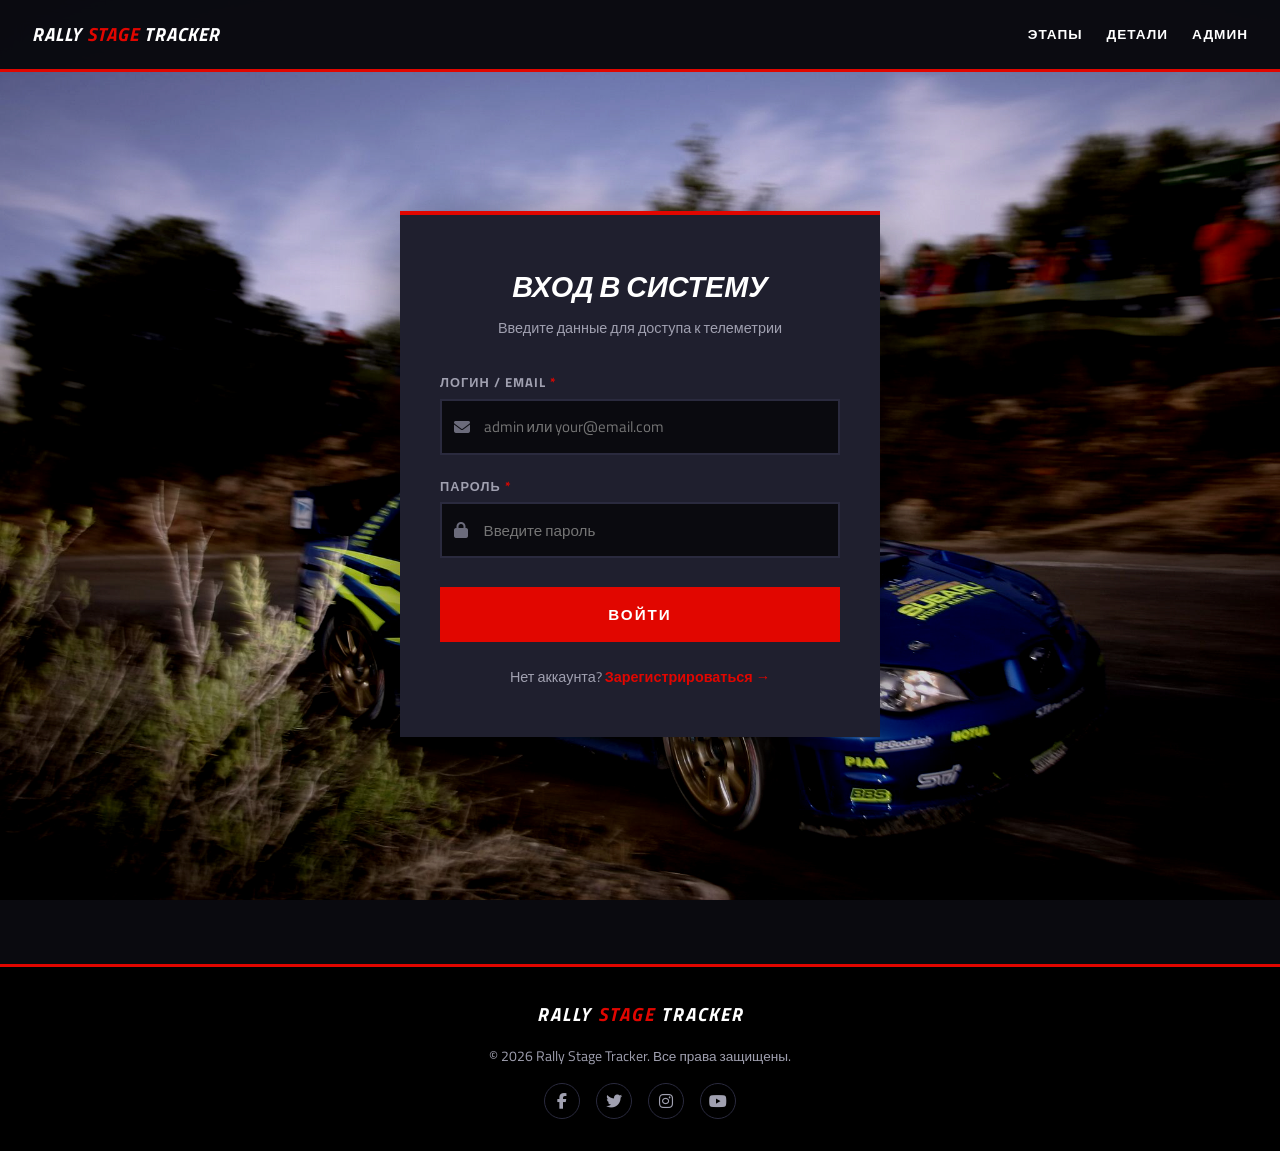
<file: client/admin.html>
<!DOCTYPE html>
<html lang="ru">
<head>
    <meta charset="UTF-8">
    <meta name="viewport" content="width=device-width, initial-scale=1.0">
    <title>Админ — Rally Stage Tracker</title>
    <!-- ДОБАВЛЕНО: Шрифты и иконки -->
        <link rel="stylesheet" href="../static/css/style.css">
</head>
<body>

<header>
    <div class="logo">RALLY <span class="red">STAGE</span> TRACKER</div>
    <button class="hamburger" id="hamburger"><span></span><span></span><span></span></button>
    <nav id="nav"><ul>
        <li><a href="index.html">Этапы</a></li>
        <li><a href="stage.html">Детали</a></li>
        <li><a href="admin.html" class="active">Админ</a></li>
        <li><a href="#" id="logoutBtn" class="btn-nav">Выход</a></li>
    </ul></nav>
</header>
<div class="overlay" id="overlay"></div>

<section class="section" style="padding-top:7rem">
    <div class="section-header">
        <h2 class="section-title">User Management</h2>
        <!-- Кнопка добавления пока декоративная, можно привязать к модалке позже -->
        <button class="btn" id="addUserBtn"><i class="fas fa-plus"></i> Добавить</button>
    </div>

    <div class="admin-stats" id="adminStats">
        <div class="stat-card"><div class="label">Всего</div><div class="value" id="statTotal">0</div></div>
        <div class="stat-card"><div class="label">Активных</div><div class="value green" id="statActive">0</div></div>
        <div class="stat-card"><div class="label">Заблокировано</div><div class="value yellow" id="statBlocked">0</div></div>
        <div class="stat-card"><div class="label">Админов</div><div class="value red" id="statAdmins">0</div></div>
    </div>

    <table class="admin-table">
        <thead><tr><th>ID</th><th>Email</th><th>Имя</th><th>Роль</th><th>Статус</th><th>Действия</th></tr></thead>
        <!-- ДОБАВЛЕНО: id для JS -->
        <tbody id="usersTableBody">
            <tr><td colspan="6" style="text-align:center; padding: 2rem;">Загрузка данных...</td></tr>
        </tbody>
    </table>

    <div class="pagination">
        <div id="paginationInfo">Показано 0 из 0</div>
        <div class="pg-btns">
            <button class="pg-btn active">1</button>
        </div>
    </div>
</section>

<footer>
    <div class="footer-content">
        <div class="footer-logo">RALLY <span class="red">STAGE</span> TRACKER</div>
        <div class="footer-copy">© 2026 Rally Stage Tracker. Все права защищены.</div>
        <div class="footer-socials">
            <a href="#"><i class="fab fa-facebook-f"></i></a>
            <a href="#"><i class="fab fa-twitter"></i></a>
            <a href="#"><i class="fab fa-instagram"></i></a>
            <a href="#"><i class="fab fa-youtube"></i></a>
        </div>
    </div>
</footer>

<!-- Скрипты -->
<script src="../static/js/admin.js"></script>
<script>
    // Гамбургер-меню
    const ham = document.getElementById('hamburger'), nav = document.getElementById('nav'), ov = document.getElementById('overlay');
    ham.addEventListener('click', () => { ham.classList.toggle('active'); nav.classList.toggle('open'); ov.classList.toggle('show'); });
    ov.addEventListener('click', () => { ham.classList.remove('active'); nav.classList.remove('open'); ov.classList.remove('show'); });
    
    // Выход из системы
    document.getElementById('logoutBtn').addEventListener('click', (e) => {
        e.preventDefault();
        localStorage.removeItem('token');
        localStorage.removeItem('user');
        window.location.href = 'login.html';
    });
</script>
</body>
</html>
</file>
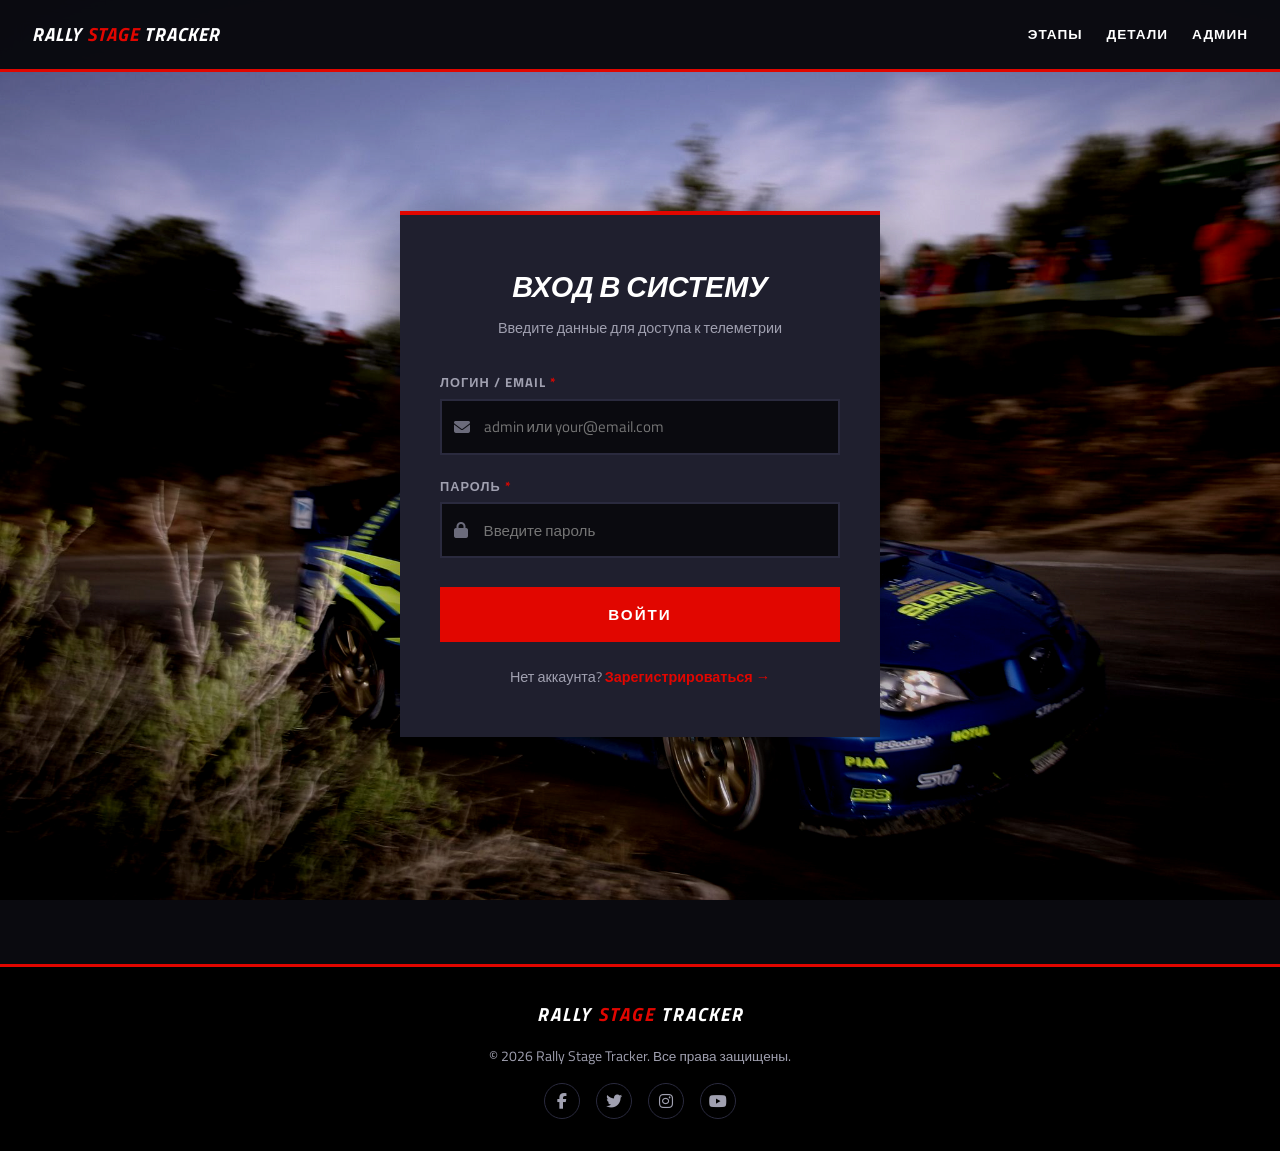
<file: client/login.html>
<!DOCTYPE html>
<html lang="ru">
<head>
    <meta charset="UTF-8">
    <meta name="viewport" content="width=device-width, initial-scale=1.0">
    <title>Вход — Rally Stage Tracker</title>
    <!-- ДОБАВЛЕНО: Шрифты и иконки -->
    <link href="https://fonts.googleapis.com/css2?family=Titillium+Web:ital,wght@0,400;0,600;0,700;0,900;1,900&display=swap" rel="stylesheet">
    <link rel="stylesheet" href="https://cdnjs.cloudflare.com/ajax/libs/font-awesome/6.4.0/css/all.min.css">
    <link rel="stylesheet" href="../static/css/style.css">
</head>
<body>

<header>
    <div class="logo">RALLY <span class="red">STAGE</span> TRACKER</div>
    <button class="hamburger" id="hamburger"><span></span><span></span><span></span></button>
    <nav id="nav"><ul>
        <li><a href="index.html">Этапы</a></li>
        <li><a href="stage.html">Детали</a></li>
        <li><a href="admin.html">Админ</a></li>
    </ul></nav>
</header>
<div class="overlay" id="overlay"></div>

<div class="form-page">
    <div class="form-card">
        <h2>Вход в систему</h2>
        <p class="subtitle">Введите данные для доступа к телеметрии</p>
        
        <!-- ДОБАВЛЕНО: id="loginForm" для JS -->
        <form id="loginForm">
            <div class="fg">
                <label>Логин / Email <span class="req">*</span></label>
                <div class="input-wrap">
                    <!-- ДОБАВЛЕНО: id="email" -->
                    <input type="text" id="email" placeholder="admin или your@email.com" required>
                    <i class="fas fa-envelope"></i>
                </div>
            </div>
            <div class="fg">
                <label>Пароль <span class="req">*</span></label>
                <div class="input-wrap">
                    <!-- ДОБАВЛЕНО: id="password" -->
                    <input type="password" id="password" placeholder="Введите пароль" required>
                    <i class="fas fa-lock"></i>
                </div>
            </div>
            
            <!-- ДОБАВЛЕНО: id="submitBtn" для анимации загрузки -->
            <button type="submit" class="form-btn" id="submitBtn">Войти</button>
            
            <!-- ДОБАВЛЕНО: Блок для сообщений об ошибках/успехе -->
            <div id="message" class="message" style="display: none;"></div>
        </form>
        
        <div class="form-alt">
            Нет аккаунта? <a href="register.html">Зарегистрироваться →</a>
        </div>
    </div>
</div>

<footer>
    <div class="footer-content">
        <div class="footer-logo">RALLY <span class="red">STAGE</span> TRACKER</div>
        <div class="footer-copy">© 2026 Rally Stage Tracker. Все права защищены.</div>
        <div class="footer-socials">
            <a href="#"><i class="fab fa-facebook-f"></i></a>
            <a href="#"><i class="fab fa-twitter"></i></a>
            <a href="#"><i class="fab fa-instagram"></i></a>
            <a href="#"><i class="fab fa-youtube"></i></a>
        </div>
    </div>
</footer>

<script>
// 1. Логика гамбургер-меню
const ham = document.getElementById('hamburger');
const nav = document.getElementById('nav');
const ov = document.getElementById('overlay');

ham.addEventListener('click', () => {
    ham.classList.toggle('active');
    nav.classList.toggle('open');
    ov.classList.toggle('show');
});
ov.addEventListener('click', () => {
    ham.classList.remove('active');
    nav.classList.remove('open');
    ov.classList.remove('show');
});

// 2. ЛОГИКА АВТОРИЗАЦИИ (Связь с Flask-бэкендом)
const registeredMessage = new URLSearchParams(window.location.search).get('registered');
if (registeredMessage === '1') {
    const registrationNotice = document.getElementById('message');
    registrationNotice.textContent = 'Аккаунт создан и сохранён. Войдите, используя email и пароль.';
    registrationNotice.className = 'message success';
    registrationNotice.style.display = 'block';
}

document.getElementById('loginForm').addEventListener('submit', async (e) => {
    e.preventDefault(); // Останавливаем стандартную перезагрузку страницы

    const email = document.getElementById('email').value.trim().toLowerCase();
    const password = document.getElementById('password').value;
    const msgDiv = document.getElementById('message');
    const submitBtn = document.getElementById('submitBtn');

    // Сбрасываем сообщения и включаем состояние загрузки
    msgDiv.style.display = 'none';
    msgDiv.className = 'message';
    submitBtn.disabled = true;
    submitBtn.textContent = 'Проверка...';

    try {
        // Отправляем запрос на наш Flask-сервер
        const response = await fetch('/api/auth/login', {
            method: 'POST',
            headers: {
                'Content-Type': 'application/json'
            },
            body: JSON.stringify({ email, password })
        });

        const data = await response.json();

        if (data.success) {
            // ✅ УСПЕХ: Сохраняем токен и данные пользователя в браузере
            localStorage.setItem('token', data.token);
            localStorage.setItem('user', JSON.stringify(data.user));

            msgDiv.textContent = 'Успешный вход! Перенаправление...';
            msgDiv.classList.add('success');
            msgDiv.style.display = 'block';

            // Перенаправляем в зависимости от роли через 1 секунду
            setTimeout(() => {
                const next = new URLSearchParams(window.location.search).get('next');
                // Разрешаем только локальные пути, чтобы исключить open redirect.
                if (next && next.startsWith('/') && !next.startsWith('//')) {
                    window.location.href = next;
                } else if (data.user.role === 'admin') {
                    window.location.href = 'admin.html';
                } else {
                    window.location.href = 'index.html';
                }
            }, 1000);

        } else {
            // ❌ ОШИБКА: Показываем сообщение от сервера (например, "Неверный пароль")
            msgDiv.textContent = data.message || 'Ошибка входа';
            msgDiv.classList.add('error');
            msgDiv.style.display = 'block';
            
            // Возвращаем кнопку в исходное состояние
            submitBtn.disabled = false;
            submitBtn.textContent = 'Войти';
        }
    } catch (error) {
        // ❌ ОШИБКА СЕТИ: Сервер выключен или недоступен
        console.error('Ошибка сети:', error);
        msgDiv.textContent = 'Ошибка соединения с сервером. Убедитесь, что он запущен (порт 5000).';
        msgDiv.classList.add('error');
        msgDiv.style.display = 'block';
        
        submitBtn.disabled = false;
        submitBtn.textContent = 'Войти';
    }
});
</script>
</body>
</html>
</file>
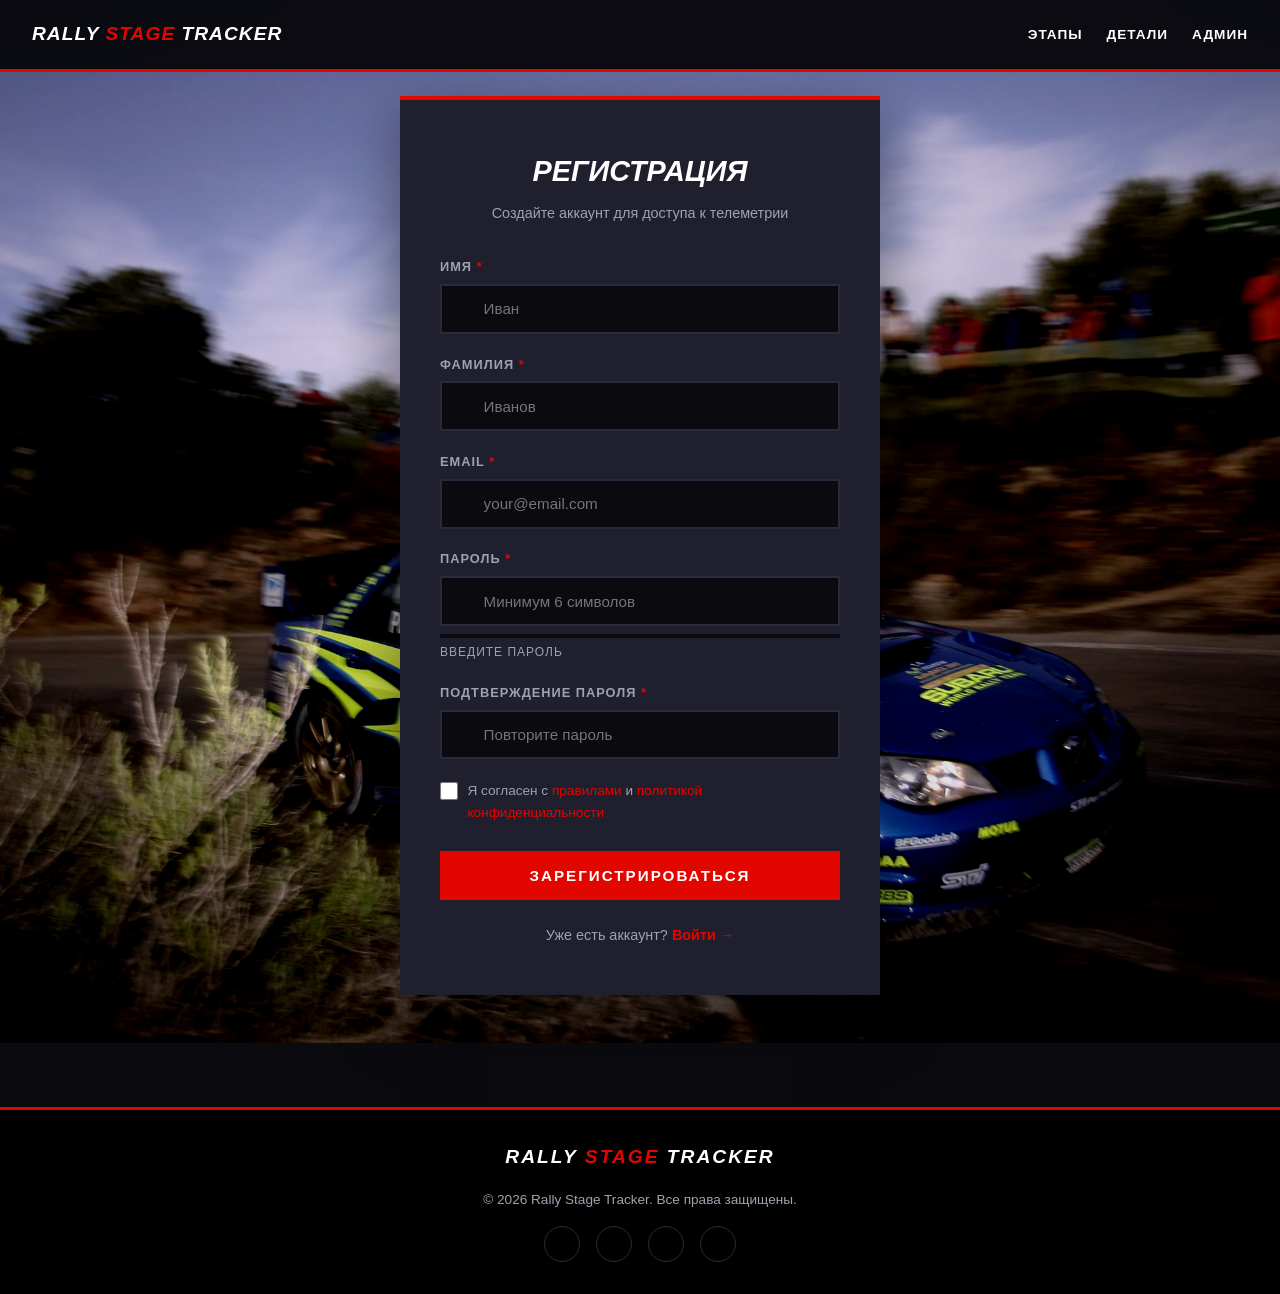
<file: client/register.html>
<!DOCTYPE html>
<html lang="ru">
<head>
<meta charset="UTF-8">
<meta name="viewport" content="width=device-width, initial-scale=1.0">
<title>Регистрация — Rally Stage Tracker</title>
<link rel="stylesheet" href="../static/css/style.css">
</head>
<body>

<header>
    <div class="logo">RALLY <span class="red">STAGE</span> TRACKER</div>
    <button class="hamburger" id="hamburger"><span></span><span></span><span></span></button>
    <nav id="nav"><ul>
        <li><a href="index.html">Этапы</a></li>
        <li><a href="stage.html">Детали</a></li>
        <li><a href="admin.html">Админ</a></li>
    </ul></nav>
</header>
<div class="overlay" id="overlay"></div>

<div class="form-page">
    <div class="form-card">
        <h2>Регистрация</h2>
        <p class="subtitle">Создайте аккаунт для доступа к телеметрии</p>
        <form id="registerForm">
            <div class="fg">
                <label>Имя <span class="req">*</span></label>
                <div class="input-wrap">
                    <input type="text" id="firstName" placeholder="Иван" required>
                    <i class="fas fa-user"></i>
                </div>
            </div>
            <div class="fg">
                <label>Фамилия <span class="req">*</span></label>
                <div class="input-wrap">
                    <input type="text" id="lastName" placeholder="Иванов" required>
                    <i class="fas fa-user"></i>
                </div>
            </div>
            <div class="fg">
                <label>Email <span class="req">*</span></label>
                <div class="input-wrap">
                    <input type="email" id="email" placeholder="your@email.com" required>
                    <i class="fas fa-envelope"></i>
                </div>
            </div>
            <div class="fg">
                <label>Пароль <span class="req">*</span></label>
                <div class="input-wrap">
                    <input type="password" id="password" placeholder="Минимум 6 символов" required>
                    <i class="fas fa-lock"></i>
                </div>
                <div class="strength"><div class="strength-bar" id="strengthBar"></div></div>
                <div class="strength-text" id="strengthText">Введите пароль</div>
            </div>
            <div class="fg">
                <label>Подтверждение пароля <span class="req">*</span></label>
                <div class="input-wrap">
                    <input type="password" id="confirmPassword" placeholder="Повторите пароль" required>
                    <i class="fas fa-lock"></i>
                </div>
            </div>
            <div class="check-row">
                <input type="checkbox" id="agreeTerms" required>
                <label for="agreeTerms">Я согласен с <a href="#">правилами</a> и <a href="#">политикой конфиденциальности</a></label>
            </div>
            <button type="submit" class="form-btn" id="registerBtn">Зарегистрироваться</button>
            <div id="registerMessage" class="message" style="display:none; margin-top:1rem;"></div>
        </form>
        <div class="form-alt">
            Уже есть аккаунт? <a href="login.html">Войти →</a>
        </div>
    </div>
</div>

<footer>
    <div class="footer-content">
        <div class="footer-logo">RALLY <span class="red">STAGE</span> TRACKER</div>
        <div class="footer-copy">© 2026 Rally Stage Tracker. Все права защищены.</div>
        <div class="footer-socials">
            <a href="#"><i class="fab fa-facebook-f"></i></a>
            <a href="#"><i class="fab fa-twitter"></i></a>
            <a href="#"><i class="fab fa-instagram"></i></a>
            <a href="#"><i class="fab fa-youtube"></i></a>
        </div>
    </div>
</footer>

<script>
const ham=document.getElementById('hamburger'),nav=document.getElementById('nav'),ov=document.getElementById('overlay');
ham.addEventListener('click',()=>{ham.classList.toggle('active');nav.classList.toggle('open');ov.classList.toggle('show')});
ov.addEventListener('click',()=>{ham.classList.remove('active');nav.classList.remove('open');ov.classList.remove('show')});

const password=document.getElementById('password');
const strengthBar=document.getElementById('strengthBar');
const strengthText=document.getElementById('strengthText');

password.addEventListener('input',()=>{
    const val=password.value;
    strengthBar.className='strength-bar';
    if(val.length===0){strengthText.textContent='Введите пароль';return;}
    let s=0;
    if(val.length>=6)s++;if(val.length>=10)s++;
    if(/[A-Z]/.test(val)&&/[a-z]/.test(val))s++;
    if(/[0-9]/.test(val))s++;if(/[^A-Za-z0-9]/.test(val))s++;
    if(s<=2){strengthBar.classList.add('weak');strengthText.textContent='Слабый пароль';}
    else if(s<=3){strengthBar.classList.add('medium');strengthText.textContent='Средний пароль';}
    else{strengthBar.classList.add('strong');strengthText.textContent='Надёжный пароль';}
});

document.getElementById('registerForm').addEventListener('submit', async e => {
    e.preventDefault();
    const firstName = document.getElementById('firstName').value.trim();
    const lastName = document.getElementById('lastName').value.trim();
    const email = document.getElementById('email').value.trim().toLowerCase();
    const passwordValue = document.getElementById('password').value;
    const confirmPassword = document.getElementById('confirmPassword').value;
    const msg = document.getElementById('registerMessage');
    const button = document.getElementById('registerBtn');
    msg.style.display = 'block';
    msg.className = 'message error';
    if (passwordValue !== confirmPassword) {
        msg.textContent = 'Пароли не совпадают.';
        return;
    }
    if (!document.getElementById('agreeTerms').checked) {
        msg.textContent = 'Подтвердите согласие с правилами.';
        return;
    }
    button.disabled = true;
    button.textContent = 'Регистрация...';
    try {
        const response = await fetch('/api/auth/register', {
            method: 'POST',
            headers: { 'Content-Type': 'application/json' },
            body: JSON.stringify({ email, password: passwordValue, fullName: `${firstName} ${lastName}` })
        });
        const data = await response.json();
        if (!response.ok || !data.success) throw new Error(data.message || 'Не удалось зарегистрироваться');
        msg.className = 'message success';
        msg.textContent = 'Регистрация завершена! Данные сохранены. Теперь войдите в аккаунт.';
        setTimeout(() => window.location.href = 'login.html?registered=1', 900);
    } catch (err) {
        msg.className = 'message error';
        msg.textContent = err.message || 'Ошибка соединения с сервером.';
        button.disabled = false;
        button.textContent = 'Зарегистрироваться';
    }
});
</script>
</body>
</html>
</file>
<file: static/css/style.css>
/* ============================================================
   RALLY STAGE TRACKER — F1 STYLE v3.0
   Mobile-first | Dark theme | Racing red accents
   ============================================================ */

* { margin: 0; padding: 0; box-sizing: border-box; }

:root {
    --red: #E10600;
    --red-dark: #B80500;
    --red-glow: rgba(225, 6, 0, 0.4);
    --black: #000000;
    --dark: #15151E;
    --darker: #0A0A0F;
    --card: #1F1F2E;
    --card-hover: #2A2A3E;
    --border: #2A2A3E;
    --white: #FFFFFF;
    --gray: #A0A0B0;
    --gray-dark: #6B6B7B;
    --cyan: #00D2BE;
    --yellow: #FFD700;
    --green: #00B894;
    --font: 'Titillium Web', 'Arial', sans-serif;
    --transition: all 0.3s cubic-bezier(0.4, 0, 0.2, 1);
}

html { scroll-behavior: smooth; }

body {
    font-family: var(--font);
    background: var(--darker);
    color: var(--white);
    line-height: 1.6;
    overflow-x: hidden;
}

a { color: inherit; text-decoration: none; }
img { max-width: 100%; display: block; }

/* ============================================================
   HEADER
   ============================================================ */
header {
    position: fixed;
    top: 0; left: 0; right: 0;
    background: rgba(10, 10, 15, 0.98);
    backdrop-filter: blur(10px);
    border-bottom: 3px solid var(--red);
    z-index: 1000;
    padding: 1rem;
    display: flex;
    justify-content: space-between;
    align-items: center;
}

.logo {
    font-size: 1.2rem;
    font-weight: 900;
    text-transform: uppercase;
    letter-spacing: 1px;
    font-style: italic;
}
.logo .red { color: var(--red); }

/* Гамбургер */
.hamburger {
    display: block;
    background: none;
    border: none;
    cursor: pointer;
    width: 32px; height: 32px;
    position: relative;
    z-index: 1001;
}
.hamburger span {
    display: block;
    width: 28px; height: 3px;
    background: var(--white);
    margin: 5px auto;
    transition: var(--transition);
}
.hamburger.active span:nth-child(1) { transform: rotate(45deg) translate(6px, 6px); background: var(--red); }
.hamburger.active span:nth-child(2) { opacity: 0; }
.hamburger.active span:nth-child(3) { transform: rotate(-45deg) translate(6px, -6px); background: var(--red); }

/* Мобильное меню */
nav {
    position: fixed;
    top: 0; right: -100%;
    width: 80%;
    max-width: 320px;
    height: 100vh;
    background: var(--black);
    padding: 5rem 2rem 2rem;
    transition: right 0.4s ease;
    z-index: 999;
    border-left: 3px solid var(--red);
}
nav.open { right: 0; }
nav ul { list-style: none; }
nav li {
    padding: 1rem 0;
    border-bottom: 1px solid var(--border);
    text-transform: uppercase;
    font-weight: 700;
    letter-spacing: 1px;
    font-size: 0.95rem;
}
nav li a { transition: var(--transition); display: block; }
nav li a:hover, nav li a.active { color: var(--red); padding-left: 8px; }
nav .btn-nav {
    display: inline-block;
    margin-top: 1.5rem;
    background: var(--red);
    padding: 0.8rem 1.5rem;
    border-radius: 20px;
    color: var(--white);
    font-weight: 900;
    text-transform: uppercase;
    letter-spacing: 1px;
    font-size: 0.85rem;
}

.overlay {
    display: none;
    position: fixed;
    inset: 0;
    background: rgba(0,0,0,0.7);
    z-index: 998;
}
.overlay.show { display: block; }

/* ============================================================
   BUTTONS
   ============================================================ */
.btn {
    display: inline-block;
    padding: 0.8rem 1.8rem;
    background: var(--red);
    color: var(--white);
    border: none;
    font-family: var(--font);
    font-weight: 700;
    text-transform: uppercase;
    letter-spacing: 1px;
    font-size: 0.85rem;
    border-radius: 20px;
    cursor: pointer;
    transition: var(--transition);
}
.btn:hover {
    background: var(--red-dark);
    transform: translateY(-2px);
    box-shadow: 0 10px 25px var(--red-glow);
}
.btn-outline { background: transparent; border: 2px solid var(--red); }
.btn-outline:hover { background: var(--red); }

/* ============================================================
   HERO
   ============================================================ */
.hero {
    min-height: 100vh;
    padding: 7rem 1.5rem 4rem;
       background: url('/static/img/wallpaper_index.jpg') center/cover no-repeat;
    display: flex;
    flex-direction: column;
    justify-content: center;
    position: relative;
}

    .hero::after {
    content: '';
    position: absolute;
    bottom: 0; left: 0; right: 0;
    height: 150px;
    background: linear-gradient(to top, var(--darker), transparent);
}
.hero-content { position: relative; z-index: 2; max-width: 1200px; margin: 0 auto; width: 100%; }
.hero-year {
    font-size: 2.5rem;
    font-weight: 900;
    text-transform: uppercase;
    font-style: italic;
    letter-spacing: 2px;
    line-height: 1;
}
.hero-title {
    font-size: 3rem;
    font-weight: 900;
    text-transform: uppercase;
    font-style: italic;
    letter-spacing: 2px;
    line-height: 1;
    margin-bottom: 1rem;
}
.hero-subtitle {
    font-size: 1.3rem;
    font-weight: 700;
    text-transform: uppercase;
    letter-spacing: 1px;
    margin-bottom: 0.5rem;
}
.hero-tagline {
    color: var(--red);
    font-weight: 700;
    text-transform: uppercase;
    letter-spacing: 1px;
    font-size: 0.9rem;
    margin-bottom: 0.5rem;
}
.hero-desc {
    color: var(--gray);
    font-size: 1.1rem;
    margin-bottom: 2rem;
    max-width: 500px;
}

/* Quick-nav */
.quick-nav {
    display: flex;
    flex-direction: column;
    gap: 0.5rem;
    margin-top: 2rem;
}
.qn-btn {
    display: flex;
    justify-content: space-between;
    align-items: center;
    padding: 1rem 1.5rem;
    font-weight: 900;
    text-transform: uppercase;
    letter-spacing: 1px;
    transition: var(--transition);
    cursor: pointer;
}
.qn-btn .qn-label { font-size: 1.3rem; }
.qn-btn .qn-sub { font-size: 0.75rem; font-weight: 600; opacity: 0.8; }
.qn-btn .qn-icon {
    width: 32px; height: 32px;
    border: 2px solid currentColor;
    border-radius: 50%;
    display: flex;
    align-items: center;
    justify-content: center;
    font-size: 0.9rem;
}
.qn-red { background: var(--red); color: var(--white); }
.qn-gray { background: #3A3A4A; color: var(--white); }
.qn-black { background: var(--black); color: var(--white); border: 1px solid var(--border); }
.qn-btn:hover { transform: translateX(8px); }

/* ============================================================
   COUNTDOWN
   ============================================================ */
.countdown {
    background: var(--black);
    padding: 2rem 1.5rem;
    display: flex;
    align-items: center;
    gap: 1rem;
    overflow-x: auto;
    border-top: 1px solid var(--border);
    border-bottom: 1px solid var(--border);
}
.cd-arrow {
    flex-shrink: 0;
    width: 40px; height: 40px;
    border: 2px solid var(--border);
    border-radius: 50%;
    display: flex;
    align-items: center;
    justify-content: center;
    color: var(--gray);
    cursor: pointer;
    transition: var(--transition);
}
.cd-arrow:hover { border-color: var(--red); color: var(--red); }
.cd-content { flex: 1; min-width: 250px; }
.cd-title { font-size: 1.1rem; font-weight: 600; margin-bottom: 0.3rem; }
.cd-time {
    font-size: 1.8rem;
    font-weight: 900;
    color: var(--gray-dark);
    letter-spacing: 1px;
}
.cd-time .red { color: var(--red); }
.cd-map {
    flex-shrink: 0;
    width: 120px;
    height: 80px;
    filter: invert(1) sepia(1) saturate(5) hue-rotate(-10deg);
    opacity: 0.8;
}

/* ============================================================
   SECTIONS
   ============================================================ */
.section {
    padding: 4rem 1.5rem;
    max-width: 1400px;
    margin: 0 auto;
}
.section-header {
    display: flex;
    justify-content: space-between;
    align-items: center;
    margin-bottom: 2rem;
    flex-wrap: wrap;
    gap: 1rem;
}
.section-title {
    font-size: 2rem;
    font-weight: 900;
    text-transform: uppercase;
    font-style: italic;
    letter-spacing: 1px;
    position: relative;
    padding-bottom: 0.5rem;
}
.section-title::after {
    content: '';
    position: absolute;
    bottom: 0; left: 0;
    width: 60px; height: 4px;
    background: var(--red);
}
.dots { display: flex; gap: 6px; }
.dot { width: 10px; height: 10px; border-radius: 50%; background: var(--border); cursor: pointer; transition: var(--transition); }
.dot.active { background: var(--red); }

/* ============================================================
   STAGES GRID
   ============================================================ */
.stages-grid {
    display: grid;
    grid-template-columns: 1fr;
    gap: 1.5rem;
}
.stage-card {
    background: var(--card);
    overflow: hidden;
    transition: var(--transition);
    cursor: pointer;
    position: relative;
    border: 1px solid var(--border);
}
.stage-card:hover {
    transform: translateY(-5px);
    box-shadow: 0 15px 40px rgba(225, 6, 0, 0.2);
    border-color: var(--red);
}
.sc-image {
    position: relative;
    height: 200px;
    overflow: hidden;
}
.sc-image img {
    width: 100%; height: 100%;
    object-fit: cover;
    transition: transform 0.5s;
}
.stage-card:hover .sc-image img { transform: scale(1.1); }
.sc-date {
    position: absolute;
    top: 10px; left: 10px;
    background: var(--red);
    color: var(--white);
    padding: 0.4rem 0.6rem;
    font-weight: 900;
    text-align: center;
    line-height: 1.1;
    font-size: 0.85rem;
    text-transform: uppercase;
}
.sc-date .day { display: block; font-size: 1.1rem; }
.sc-date .month { display: block; font-size: 0.7rem; }
.sc-body { padding: 1.2rem; }
.sc-title {
    font-size: 1rem;
    font-weight: 900;
    text-transform: uppercase;
    letter-spacing: 0.5px;
    margin-bottom: 0.3rem;
}
.sc-category {
    color: var(--red);
    font-size: 0.75rem;
    font-weight: 700;
    text-transform: uppercase;
    letter-spacing: 1px;
    margin-bottom: 0.7rem;
}
.sc-desc {
    color: var(--gray);
    font-size: 0.9rem;
    margin-bottom: 1rem;
    line-height: 1.5;
}
.sc-more {
    display: flex;
    align-items: center;
    gap: 0.5rem;
    color: var(--gray);
    font-size: 0.8rem;
    font-weight: 600;
    text-transform: uppercase;
    letter-spacing: 1px;
}
.sc-more i {
    width: 20px; height: 20px;
    border: 1px solid var(--gray);
    border-radius: 50%;
    display: flex;
    align-items: center;
    justify-content: center;
    font-size: 0.6rem;
    transition: var(--transition);
}
.stage-card:hover .sc-more { color: var(--red); }
.stage-card:hover .sc-more i { border-color: var(--red); background: var(--red); color: var(--white); }

/* ============================================================
   STANDINGS
   ============================================================ */
.standings-wrap {
    display: grid;
    grid-template-columns: 1fr;
    gap: 2.5rem;
}
.standings h3 {
    font-size: 1.5rem;
    font-weight: 900;
    text-transform: uppercase;
    font-style: italic;
    margin-bottom: 1.2rem;
    letter-spacing: 1px;
}
.st-table {
    width: 100%;
    border-collapse: collapse;
    background: var(--card);
}
.st-table thead th {
    color: var(--red);
    text-align: left;
    padding: 0.8rem;
    font-size: 0.85rem;
    font-weight: 700;
    text-transform: uppercase;
    border-bottom: 1px solid var(--border);
}
.st-table tbody tr {
    border-bottom: 1px solid var(--border);
    transition: var(--transition);
}
.st-table tbody tr:hover { background: var(--card-hover); }
.st-table td {
    padding: 0.9rem 0.8rem;
    font-size: 0.9rem;
}
.pos {
    width: 28px; height: 28px;
    border: 1.5px solid var(--gray);
    border-radius: 50%;
    display: inline-flex;
    align-items: center;
    justify-content: center;
    font-size: 0.8rem;
    font-weight: 700;
}
.pos-1 { border-color: var(--yellow); color: var(--yellow); }
.pos-2 { border-color: #C0C0C0; color: #C0C0C0; }
.pos-3 { border-color: #CD7F32; color: #CD7F32; }
.team-name { color: var(--cyan); font-weight: 600; }
.pts { font-weight: 700; }
.view-all {
    display: inline-flex;
    align-items: center;
    gap: 0.5rem;
    margin-top: 1rem;
    color: var(--gray);
    font-size: 0.85rem;
    font-weight: 600;
    text-transform: uppercase;
    transition: var(--transition);
}
.view-all:hover { color: var(--red); }
.view-all i {
    width: 22px; height: 22px;
    border: 1px solid currentColor;
    border-radius: 50%;
    display: inline-flex;
    align-items: center;
    justify-content: center;
    font-size: 0.6rem;
}

/* ============================================================
   BIG CARDS
   ============================================================ */
.big-cards {
    display: grid;
    grid-template-columns: 1fr;
    gap: 1.5rem;
    padding: 2rem 1.5rem;
    max-width: 1400px;
    margin: 0 auto;
}
.big-card {
    position: relative;
    height: 220px;
    overflow: hidden;
    display: flex;
    align-items: center;
    padding: 1.5rem;
    transition: var(--transition);
    cursor: pointer;
}
.big-card:hover { transform: scale(1.02); }
.big-card img {
    position: absolute;
    inset: 0;
    width: 100%; height: 100%;
    object-fit: cover;
    z-index: 1;
}
.big-card::after {
    content: '';
    position: absolute;
    inset: 0;
    background: linear-gradient(90deg, rgba(0,0,0,0.85) 0%, rgba(0,0,0,0.4) 100%);
    z-index: 2;
}
.bc-content { position: relative; z-index: 3; }
.bc-title {
    font-size: 1.5rem;
    font-weight: 900;
    text-transform: uppercase;
    margin-bottom: 0.3rem;
}
.bc-sub {
    color: var(--gray);
    font-size: 0.85rem;
    text-transform: uppercase;
    letter-spacing: 1px;
    margin-bottom: 1rem;
}
.bc-icon {
    width: 36px; height: 36px;
    background: var(--white);
    color: var(--black);
    border-radius: 50%;
    display: flex;
    align-items: center;
    justify-content: center;
    font-size: 0.9rem;
    transition: var(--transition);
}
.big-card:hover .bc-icon { background: var(--red); color: var(--white); }

/* ============================================================
   FOOTER (ПРОСТОЙ)
   ============================================================ */
footer {
    background: var(--black);
    border-top: 3px solid var(--red);
    padding: 2rem 1.5rem;
    margin-top: 4rem;
}
.footer-content {
    max-width: 1400px;
    margin: 0 auto;
    display: flex;
    flex-direction: column;
    align-items: center;
    gap: 1rem;
    text-align: center;
}
.footer-logo {
    font-size: 1.2rem;
    font-weight: 900;
    text-transform: uppercase;
    letter-spacing: 2px;
    font-style: italic;
}
.footer-logo .red { color: var(--red); }
.footer-copy {
    color: var(--gray);
    font-size: 0.85rem;
}
.footer-socials {
    display: flex;
    gap: 1rem;
}
.footer-socials a {
    width: 36px; height: 36px;
    border: 1px solid var(--border);
    border-radius: 50%;
    display: flex;
    align-items: center;
    justify-content: center;
    color: var(--gray);
    transition: var(--transition);
}
.footer-socials a:hover {
    background: var(--red);
    border-color: var(--red);
    color: var(--white);
    transform: translateY(-3px);
}

/* ============================================================
   FORMS
   ============================================================ */
.form-page {
    min-height: 100vh;
    padding: 6rem 1rem 3rem;
    background: url('/static/img/wallpaper_index.jpg') center/cover no-repeat;
    display: flex;
    align-items: center;
    justify-content: center;
}
.form-card {
    width: 100%;
    max-width: 480px;
    background: var(--card);
    border-top: 4px solid var(--red);
    padding: 2.5rem 1.5rem;
    box-shadow: 0 20px 60px rgba(0,0,0,0.5);
}
.form-card h2 {
    font-size: 1.8rem;
    font-weight: 900;
    text-transform: uppercase;
    font-style: italic;
    text-align: center;
    margin-bottom: 0.5rem;
}
.form-card .subtitle {
    text-align: center;
    color: var(--gray);
    font-size: 0.9rem;
    margin-bottom: 2rem;
}
.fg { margin-bottom: 1.3rem; }
.fg label {
    display: block;
    font-size: 0.8rem;
    font-weight: 700;
    text-transform: uppercase;
    letter-spacing: 1px;
    margin-bottom: 0.4rem;
    color: var(--gray);
}
.fg label .req { color: var(--red); }
.input-wrap { position: relative; }
.input-wrap i {
    position: absolute;
    left: 14px; top: 50%;
    transform: translateY(-50%);
    color: var(--gray-dark);
    transition: var(--transition);
}
.fg input {
    width: 100%;
    padding: 0.9rem 0.9rem 0.9rem 2.6rem;
    background: var(--darker);
    border: 2px solid var(--border);
    color: var(--white);
    font-family: var(--font);
    font-size: 0.95rem;
    transition: var(--transition);
}
.fg input:focus {
    outline: none;
    border-color: var(--red);
    background: var(--black);
}
.fg input:focus ~ i { color: var(--red); }
.fg input.valid { border-color: var(--green); }
.fg input.invalid { border-color: var(--red); animation: shake 0.4s; }
@keyframes shake {
    0%,100% { transform: translateX(0); }
    25% { transform: translateX(-6px); }
    75% { transform: translateX(6px); }
}
.err-msg {
    color: var(--red);
    font-size: 0.78rem;
    margin-top: 0.4rem;
    display: none;
}
.err-msg.show { display: block; }
.strength {
    height: 4px;
    background: var(--darker);
    margin-top: 0.5rem;
    overflow: hidden;
}
.strength-bar {
    height: 100%;
    width: 0;
    transition: all 0.3s;
}
.strength-bar.weak { width: 33%; background: var(--red); }
.strength-bar.medium { width: 66%; background: var(--yellow); }
.strength-bar.strong { width: 100%; background: var(--green); }
.strength-text {
    font-size: 0.75rem;
    color: var(--gray);
    margin-top: 0.3rem;
    text-transform: uppercase;
    letter-spacing: 1px;
}
.check-row {
    display: flex;
    align-items: flex-start;
    gap: 0.6rem;
    margin: 1.2rem 0;
    font-size: 0.85rem;
    color: var(--gray);
}
.check-row input { accent-color: var(--red); width: 18px; height: 18px; margin-top: 2px; }
.check-row a { color: var(--red); }
.form-btn {
    width: 100%;
    padding: 1rem;
    background: var(--red);
    color: var(--white);
    border: none;
    font-family: var(--font);
    font-weight: 900;
    text-transform: uppercase;
    letter-spacing: 2px;
    font-size: 0.95rem;
    cursor: pointer;
    transition: var(--transition);
    margin-top: 0.5rem;
}
.form-btn:hover:not(:disabled) {
    background: var(--red-dark);
    box-shadow: 0 10px 25px var(--red-glow);
}
.form-btn:disabled { opacity: 0.6; cursor: not-allowed; }
.form-alt {
    text-align: center;
    margin-top: 1.5rem;
    color: var(--gray);
    font-size: 0.9rem;
}
.form-alt a { color: var(--red); font-weight: 700; }

/* ============================================================
   DETAIL PAGE
   ============================================================ */
.detail-hero {
    min-height: 50vh;
    padding: 7rem 1.5rem 3rem;
    background:
        linear-gradient(rgba(0,0,0,0.7), var(--darker)),
        url('/static/img/wallpaper_index.jpg') center/cover;
    display: flex;
    flex-direction: column;
    justify-content: flex-end;
}
.detail-hero h1 {
    font-size: 2.5rem;
    font-weight: 900;
    text-transform: uppercase;
    font-style: italic;
    margin-bottom: 1rem;
}
.detail-meta {
    display: flex;
    flex-wrap: wrap;
    gap: 1.5rem;
    color: var(--gray);
    font-size: 0.9rem;
}
.detail-meta span { display: flex; align-items: center; gap: 0.5rem; }
.detail-meta i { color: var(--red); }

.tabs {
    display: flex;
    gap: 0;
    border-bottom: 2px solid var(--border);
    overflow-x: auto;
    background: var(--black);
    position: sticky;
    top: 60px;
    z-index: 100;
}
.tab-btn {
    padding: 1rem 1.5rem;
    background: none;
    border: none;
    color: var(--gray);
    font-family: var(--font);
    font-weight: 700;
    text-transform: uppercase;
    letter-spacing: 1px;
    font-size: 0.85rem;
    cursor: pointer;
    border-bottom: 3px solid transparent;
    margin-bottom: -2px;
    white-space: nowrap;
    transition: var(--transition);
}
.tab-btn:hover { color: var(--white); }
.tab-btn.active { color: var(--red); border-bottom-color: var(--red); }
.tab-content { display: none; padding: 2rem 1.5rem; max-width: 1400px; margin: 0 auto; }
.tab-content.active { display: block; animation: fadeIn 0.4s; }
@keyframes fadeIn {
    from { opacity: 0; transform: translateY(15px); }
    to { opacity: 1; transform: translateY(0); }
}

/* ============================================================
   ADMIN PAGE
   ============================================================ */
.admin-stats {
    display: grid;
    grid-template-columns: repeat(2, 1fr);
    gap: 1rem;
    margin-bottom: 2rem;
}
.stat-card {
    background: var(--card);
    border-top: 3px solid var(--red);
    padding: 1.2rem;
    transition: var(--transition);
}
.stat-card:hover { transform: translateY(-3px); box-shadow: 0 10px 25px rgba(225,6,0,0.15); }
.stat-card .label {
    font-size: 0.75rem;
    color: var(--gray);
    text-transform: uppercase;
    letter-spacing: 1px;
    margin-bottom: 0.3rem;
}
.stat-card .value {
    font-size: 2rem;
    font-weight: 900;
    line-height: 1;
}
.stat-card .value.green { color: var(--green); }
.stat-card .value.yellow { color: var(--yellow); }
.stat-card .value.red { color: var(--red); }

.admin-table {
    width: 100%;
    background: var(--card);
    border-collapse: collapse;
}
.admin-table th {
    background: var(--black);
    color: var(--red);
    padding: 1rem 0.8rem;
    text-align: left;
    font-size: 0.8rem;
    font-weight: 700;
    text-transform: uppercase;
    letter-spacing: 1px;
    border-bottom: 2px solid var(--red);
}
.admin-table td {
    padding: 1rem 0.8rem;
    border-bottom: 1px solid var(--border);
    font-size: 0.9rem;
}
.admin-table tr:hover { background: var(--card-hover); }
.status-dot {
    display: inline-block;
    width: 8px; height: 8px;
    border-radius: 50%;
    margin-right: 6px;
}
.status-dot.active { background: var(--green); box-shadow: 0 0 8px var(--green); }
.status-dot.blocked { background: var(--yellow); box-shadow: 0 0 8px var(--yellow); }
.role-tag {
    display: inline-block;
    padding: 0.25rem 0.6rem;
    font-size: 0.7rem;
    font-weight: 700;
    text-transform: uppercase;
    letter-spacing: 1px;
}
.role-admin { background: var(--red); color: var(--white); }
.role-marshal { background: var(--cyan); color: var(--black); }
.role-user { background: var(--border); color: var(--white); }
.act-btn {
    padding: 0.4rem 0.8rem;
    background: var(--red);
    color: var(--white);
    border: none;
    font-family: var(--font);
    font-weight: 700;
    font-size: 0.7rem;
    text-transform: uppercase;
    cursor: pointer;
    margin: 2px;
    transition: var(--transition);
}
.act-btn:hover { background: var(--red-dark); transform: translateY(-2px); }
.act-btn.gray { background: var(--border); }
.act-btn.green { background: var(--green); }

.pagination {
    display: flex;
    justify-content: space-between;
    align-items: center;
    margin-top: 1.5rem;
    flex-wrap: wrap;
    gap: 1rem;
    color: var(--gray);
    font-size: 0.85rem;
}
.pg-btns { display: flex; gap: 0.3rem; }
.pg-btn {
    width: 32px; height: 32px;
    background: var(--card);
    border: 1px solid var(--border);
    color: var(--white);
    cursor: pointer;
    font-family: var(--font);
    font-weight: 700;
    transition: var(--transition);
}
.pg-btn:hover, .pg-btn.active { background: var(--red); border-color: var(--red); }
.pg-btn.next { width: auto; padding: 0 0.8rem; }

/* ============================================================
   TABLE → CARDS (mobile)
   ============================================================ */
@media (max-width: 768px) {
    .admin-table thead { display: none; }
    .admin-table, .admin-table tbody, .admin-table tr, .admin-table td {
        display: block;
        width: 100%;
    }
    .admin-table tr {
        background: var(--card);
        margin-bottom: 1rem;
        padding: 1rem;
        border-left: 3px solid var(--red);
    }
    .admin-table td {
        padding: 0.4rem 0;
        border: none;
        display: flex;
        justify-content: space-between;
        align-items: center;
    }
    .admin-table td::before {
        content: attr(data-label);
        font-weight: 700;
        text-transform: uppercase;
        font-size: 0.75rem;
        color: var(--red);
        letter-spacing: 1px;
    }
    .st-table thead { display: none; }
    .st-table, .st-table tbody, .st-table tr, .st-table td {
        display: block;
        width: 100%;
    }
    .st-table tr {
        background: var(--card);
        margin-bottom: 0.5rem;
        padding: 0.8rem 1rem;
        border-left: 3px solid var(--red);
    }
    .st-table td {
        padding: 0.3rem 0;
        border: none;
        display: flex;
        justify-content: space-between;
    }
    .st-table td::before {
        content: attr(data-label);
        font-weight: 700;
        text-transform: uppercase;
        font-size: 0.7rem;
        color: var(--gray);
    }
}

/* ============================================================
   TABLET (768–1024)
   ============================================================ */
@media (min-width: 768px) {
    header { padding: 1.2rem 2rem; }
    .hamburger { display: none; }
    nav {
        position: static;
        width: auto;
        height: auto;
        background: none;
        padding: 0;
        border: none;
    }
    nav ul {
        display: flex;
        gap: 1.5rem;
        align-items: center;
    }
    nav li {
        padding: 0;
        border: none;
        font-size: 0.85rem;
    }
    nav li a:hover, nav li a.active { padding-left: 0; }
    nav .btn-nav { margin-top: 0; }
    .overlay { display: none !important; }

    .hero { padding: 8rem 2rem 5rem; }
    .hero-year { font-size: 3.5rem; }
    .hero-title { font-size: 5rem; }
    .hero-subtitle { font-size: 1.6rem; }
    .quick-nav {
        flex-direction: row;
        gap: 0;
    }
    .qn-btn { flex: 1; padding: 1.2rem 1.5rem; }

    .section { padding: 4rem 2rem; }
    .section-title { font-size: 2.5rem; }
    .stages-grid { grid-template-columns: repeat(2, 1fr); }
    .standings-wrap { grid-template-columns: 1fr 1fr; }
    .big-cards { grid-template-columns: 1fr 1fr; padding: 2rem; }
    .form-card { padding: 3rem 2.5rem; }
    .admin-stats { grid-template-columns: repeat(4, 1fr); }
    .detail-hero h1 { font-size: 3.5rem; }
}

/* ============================================================
   DESKTOP (>1024)
   ============================================================ */
@media (min-width: 1024px) {
    .stages-grid { grid-template-columns: repeat(4, 1fr); }
    .hero-title { font-size: 6rem; }
    .hero-year { font-size: 4rem; }
    .big-card { height: 260px; }
}

/* ============================================================
   ТЕКУЩАЯ ПОГОДА В КАРЕЛИИ
   ============================================================ */
.weather-section {
    padding: 1.5rem;
    background: var(--black);
    border-top: 1px solid var(--border);
    border-bottom: 1px solid var(--border);
}
.weather-panel {
    max-width: 1400px;
    margin: 0 auto;
    padding: 1.35rem 1.5rem;
    background: linear-gradient(120deg, #1F1F2E, #15151E);
    border: 1px solid var(--border);
    border-left: 4px solid var(--red);
}
.weather-panel-bottom {
    margin-top: 2rem;
}
.weather-heading {
    color: var(--white);
    font-size: 1rem;
    font-weight: 900;
    letter-spacing: 1px;
    text-transform: uppercase;
    margin-bottom: 0.8rem;
}
.weather-content {
    display: flex;
    align-items: center;
    gap: 1.1rem;
    flex-wrap: wrap;
}
.weather-icon {
    font-size: 2.6rem;
    line-height: 1;
}
.weather-temperature {
    font-size: 2.2rem;
    font-weight: 900;
    line-height: 1;
}
.weather-details {
    color: var(--gray);
    font-size: 0.9rem;
}
.weather-description {
    color: var(--white);
    font-weight: 700;
    text-transform: capitalize;
}
.weather-wind {
    margin-top: 0.2rem;
}
.weather-updated, .weather-loading {
    color: var(--gray-dark);
    font-size: 0.75rem;
    margin-top: 0.7rem;
}
@media (min-width: 768px) {
    .weather-section { padding: 1.75rem 2rem; }
    .weather-panel { padding: 1.5rem 2rem; }
}

/* Auth form feedback messages */
.message { padding: .75rem 1rem; border-radius: 4px; margin-top: 1rem; }
.message.success { color: #35d07f; background: rgba(53,208,127,.12); }
.message.error { color: #ff6464; background: rgba(255,100,100,.12); }
</file>
